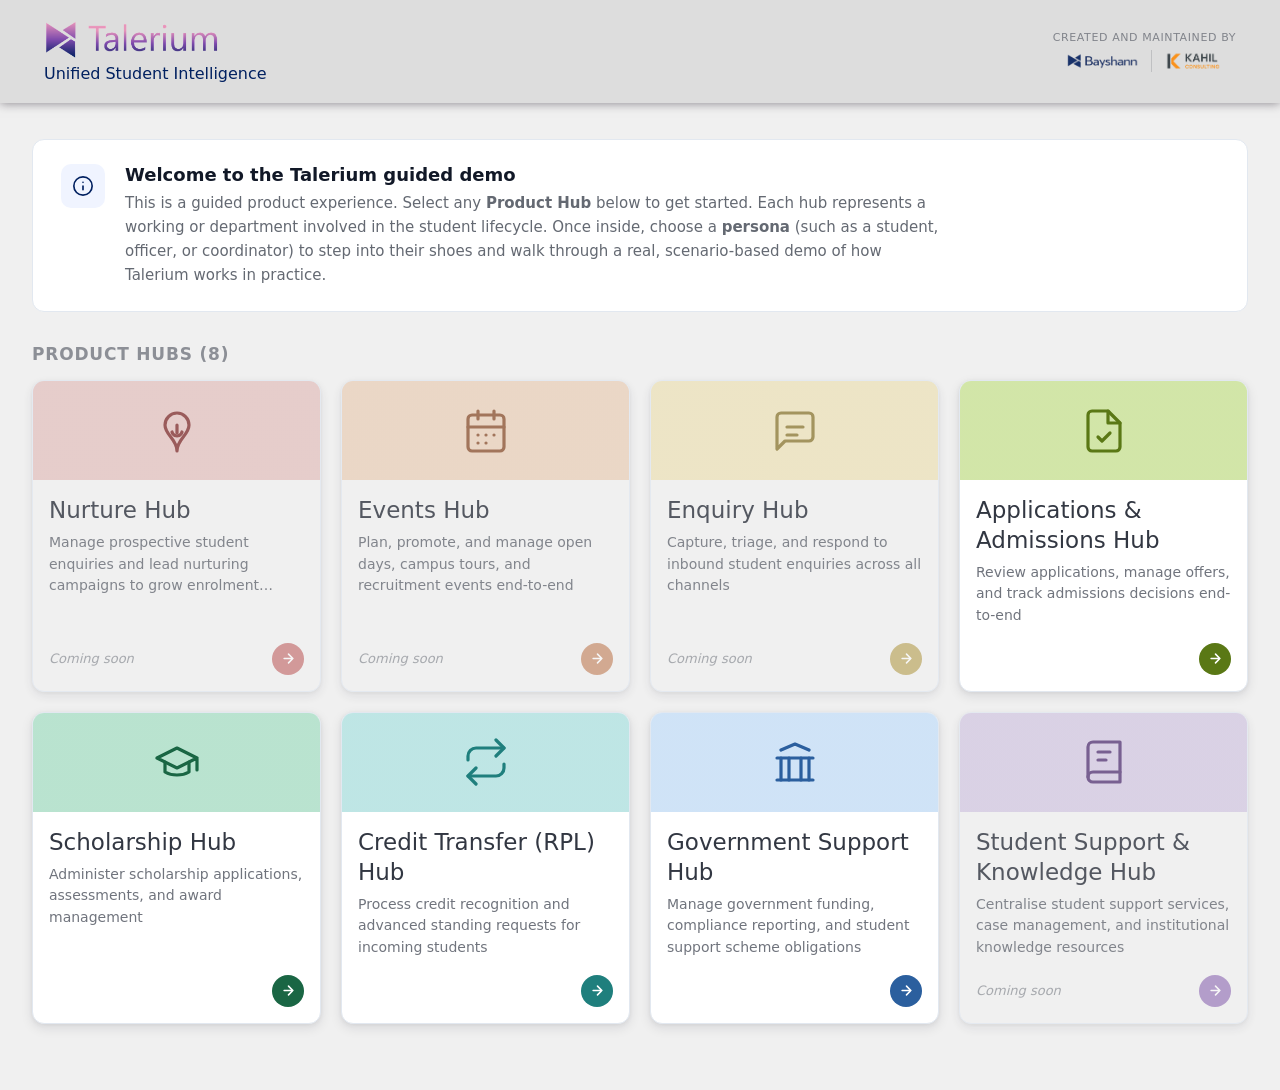
<file: index.html>
<!DOCTYPE html>
<html lang="en">
<head>
<meta charset="UTF-8" />
<meta name="viewport" content="width=device-width, initial-scale=1.0" />
<title>Tarelium - App Hub</title>
<link rel="icon" type="image/svg+xml" href="data:image/svg+xml,%3Csvg xmlns='http://www.w3.org/2000/svg' viewBox='0 0 32 32'%3E%3Crect width='32' height='32' rx='7' fill='%230F295E'/%3E%3Cpath d='M16 7L5 13l11 6 11-6z' fill='%232FA6A4'/%3E%3Cpath d='M9 16.5v5.5c0 1.66 3.13 3 7 3s7-1.34 7-3V16.5' stroke='%232FA6A4' stroke-width='1.8' stroke-linecap='round' fill='none'/%3E%3Cpath d='M27 13v5' stroke='white' stroke-width='1.8' stroke-linecap='round'/%3E%3C/svg%3E">
<style>
  *, *::before, *::after { box-sizing: border-box; margin: 0; padding: 0; }

  body {
    font-family: 'Segoe UI', system-ui, -apple-system, sans-serif;
    background: #F0F0F0;
    color: #111827;
    min-height: 100vh;
  }

  /* ── Header ── */
  .site-header {
    background: #dddddd;
    padding: 0 12px;
    box-shadow: 0px 0px 10px rgba(21, 13, 27, 0.5);
  }

  .header-titles {
    max-width: 1800px;
    margin: 0 auto;
    padding: 20px 32px 20px;
    text-align: left;
    display: flex;
    align-items: center;
  }

  .header-titles img {
    height: 40px;
    width: auto;
    display: block;
  }

  .header-titles p { font-size: 16px; color: #002060; margin-top: 4px; }

  .header-created-by {
    display: flex;
    flex-direction: column;
    align-items: center;
    gap: 6px;
    margin-left: auto;
    flex-shrink: 0;
  }

  .header-created-by span {
    font-size: 11px;
    color: rgba(17,24,39,0.45);
    white-space: nowrap;
    text-transform: uppercase;
    letter-spacing: 0.6px;
  }

  .header-created-by-logos {
    display: flex;
    align-items: center;
    gap: 12px;
  }

  .header-created-by-logos img:first-child {
    padding-right: 12px;
    border-right: 1px solid rgba(17,24,39,0.15);
  }

  .header-created-by img {
    height: 22px;
    width: auto;
    display: block;
  }

  /* ── Main content ── */
  .main {
    max-width: 1800px;
    margin: 36px auto;
    padding: 0 32px 30px;
  }

  .intro-banner {
    background: #fff;
    border: 1px solid #E2E8F0;
    border-radius: 12px;
    padding: 24px 28px;
    margin-bottom: 32px;
    display: flex;
    align-items: flex-start;
    gap: 20px;
  }

  .intro-banner-icon {
    flex-shrink: 0;
    width: 44px;
    height: 44px;
    border-radius: 10px;
    background: #F0F4FF;
    display: flex;
    align-items: center;
    justify-content: center;
  }

  .intro-banner-icon svg {
    width: 22px;
    height: 22px;
    stroke: #002060;
    fill: none;
    stroke-width: 1.8;
    stroke-linecap: round;
    stroke-linejoin: round;
  }

  .intro-banner-text h2 {
    font-size: 18px;
    font-weight: 600;
    color: #111827;
    margin-bottom: 6px;
  }

  .intro-banner-text p {
    font-size: 15px;
    color: rgba(17,24,39,0.65);
    line-height: 1.6;
    max-width: 820px;
  }

  .section-label {
    font-size: 17px;
    font-weight: 600;
    text-transform: uppercase;
    letter-spacing: 0.8px;
    color: rgba(17,24,39,0.45);
    margin-bottom: 16px;
  }

  /* ── Grid ── */
  .hub-grid {
    display: grid;
    grid-template-columns: repeat(4, 1fr);
    gap: 20px;
  }

  /* ── Card ── */
  .hub-card {
    background: #F0F0F0;
    border: 1px solid #E2E8F0;
    border-radius: 12px;
    overflow: hidden;
    cursor: default;
    transition: transform 0.18s ease, box-shadow 0.18s ease, border-color 0.18s ease;
    display: flex;
    flex-direction: column;
    outline: none;
    box-shadow: 0 4px 12px rgba(17,24,39,0.10), 0 1px 4px rgba(17,24,39,0.06);
    min-height: 267px;
  }

  .hub-card--active {
    background: #fff;
    cursor: pointer;
  }

  .hub-card--coming-soon {
    cursor: pointer;
    opacity: 0.82;
  }

  .hub-card--active:hover,
  .hub-card--active:focus,
  .hub-card--coming-soon:hover,
  .hub-card--coming-soon:focus {
    transform: translateY(-3px);
    border-color: var(--card-color, #2FA6A4);
    box-shadow: 0 8px 24px rgba(var(--card-rgb, 47,166,164),0.14), 0 2px 8px rgba(17,24,39,0.08);
  }

  .hub-card--active:focus,
  .hub-card--coming-soon:focus {
    box-shadow: 0 0 0 3px rgba(var(--card-rgb, 47,166,164),0.28), 0 8px 24px rgba(var(--card-rgb, 47,166,164),0.12);
  }

  /* Card header band */
  .card-band {
    height: 99px;
    display: flex;
    align-items: center;
    justify-content: center;
    flex-shrink: 0;
  }

  .hub-card--coming-soon .card-band { filter: grayscale(0.4); }

  .card-band svg {
    width: 48px; height: 48px;
    fill: none;
    stroke: var(--icon-color);
    stroke-width: 1.6;
    stroke-linecap: round;
    stroke-linejoin: round;
  }

  /* Card body */
  .card-body {
    padding: 16px;
    display: flex;
    flex-direction: column;
    flex: 1;
  }

  .card-name { font-size: 23px; font-weight: 450; color: #323742; line-height: 1.3; }
  .card-desc {
    font-size: 14px;
    color: rgba(17,24,39,0.6);
    margin-top: 6px;
    line-height: 1.55;
    display: -webkit-box;
    -webkit-line-clamp: 3;
    -webkit-box-orient: vertical;
    overflow: hidden;
  }

  .card-footer {
    margin-top: auto;
    padding-top: 16px;
    display: flex;
    align-items: center;
    justify-content: space-between;
  }

  .coming-soon-label {
    font-size: 13px;
    color: rgba(17,24,39,0.40);
    font-style: italic;
  }

  .card-arrow {
    width: 32px;
    height: 32px;
    border-radius: 50%;
    background: var(--card-color, #2FA6A4);
    display: flex;
    align-items: center;
    justify-content: center;
    flex-shrink: 0;
    margin-left: auto;
  }

  .hub-card--coming-soon .card-arrow {
    opacity: 0.55;
  }

  .card-arrow svg {
    width: 15px;
    height: 15px;
    stroke: #fff;
    fill: none;
    stroke-width: 2.5;
    stroke-linecap: round;
    stroke-linejoin: round;
  }

  /* ── Responsive ── */
  @media (max-width: 1024px) { .hub-grid { grid-template-columns: repeat(3, 1fr); } }
  @media (max-width: 768px) {
    .hub-grid { grid-template-columns: repeat(2, 1fr); }
    .main { padding: 0 20px 48px; }
  }
  @media (max-width: 480px) {
    .hub-grid { grid-template-columns: 1fr; }
    .site-header { padding: 0 20px; }
  }
</style>
</head>
<body>

<header class="site-header">
  <div class="header-titles">
    <div>
      <a href="index.html"><img src="assets/images/Talerium-logo.png" alt="Talerium" /></a>
      <p>Unified Student Intelligence</p>
    </div>
    <div class="header-created-by">
      <span>Created and Maintained by</span>
      <div class="header-created-by-logos">
        <img src="assets/images/Bayshann-logo.png" alt="Bayshann" />
        <img src="assets/images/KahilConsulting-logo.png" alt="Kahil Consulting" />
      </div>
    </div>
  </div>
</header>

<main class="main">

  <div class="intro-banner">
    <div class="intro-banner-icon">
      <svg viewBox="0 0 24 24"><circle cx="12" cy="12" r="10"/><path d="M12 16v-4M12 8h.01"/></svg>
    </div>
    <div class="intro-banner-text">
      <h2>Welcome to the Talerium guided demo</h2>
      <p>This is a guided product experience. 
        Select any <strong>Product Hub</strong> below to get started. 
        Each hub represents a working or department involved in the student lifecycle. 
        Once inside, choose a <strong>persona</strong> (such as a student, officer, or coordinator) 
        to step into their shoes and walk through a real, scenario-based demo of how Talerium works in practice.</p>
    </div>
  </div>

  <div class="section-label">Product Hubs (8)</div>
  <div class="hub-grid" id="hubGrid"></div>
</main>

<script>
  const HUBS = [
    {
      name: "Nurture Hub",
      slug: "nurture",
      comingSoon: true,
      color: "#B03030",
      pastel: "#F5B8B3",
      desc: "Manage prospective student enquiries and lead nurturing campaigns to grow enrolment pipelines",
      icon: `<svg viewBox="0 0 24 24"><path d="M12 22c0-6-6-8-6-13a6 6 0 0 1 12 0c0 5-6 7-6 13z"/><path d="M12 9v4"/><path d="M9.5 12.5s.5 2 2.5 2 2.5-2 2.5-2"/></svg>`
    },
    {
      name: "Events Hub",
      slug: "events",
      comingSoon: true,
      color: "#B05520",
      pastel: "#F8C8A0",
      desc: "Plan, promote, and manage open days, campus tours, and recruitment events end-to-end",
      icon: `<svg viewBox="0 0 24 24"><rect x="3" y="4" width="18" height="18" rx="2"/><path d="M16 2v4M8 2v4M3 10h18"/><path d="M8 14h.01M12 14h.01M16 14h.01M8 18h.01M12 18h.01"/></svg>`
    },
    {
      name: "Enquiry Hub",
      slug: "enquiry",
      comingSoon: true,
      color: "#A08015",
      pastel: "#F5E095",
      desc: "Capture, triage, and respond to inbound student enquiries across all channels",
      icon: `<svg viewBox="0 0 24 24"><path d="M21 15a2 2 0 0 1-2 2H7l-4 4V5a2 2 0 0 1 2-2h14a2 2 0 0 1 2 2z"/><path d="M8 10h8M8 14h5"/></svg>`
    },
    {
      name: "Applications & Admissions Hub",
      slug: "applications-admissions",
      comingSoon: false,
      color: "#5A7815",
      pastel: "#C8E095",
      desc: "Review applications, manage offers, and track admissions decisions end-to-end",
      icon: `<svg viewBox="0 0 24 24"><path d="M14 2H6a2 2 0 0 0-2 2v16a2 2 0 0 0 2 2h12a2 2 0 0 0 2-2V8z"/><polyline points="14 2 14 8 20 8"/><polyline points="9 15 11 17 15 13"/></svg>`
    },
    {
      name: "Scholarship Hub",
      slug: "scholarship",
      comingSoon: false,
      color: "#1A6644",
      pastel: "#AADDC5",
      desc: "Administer scholarship applications, assessments, and award management",
      icon: `<svg viewBox="0 0 24 24"><path d="M22 10v6M2 10l10-5 10 5-10 5z"/><path d="M6 12v5c3.33 2 8.67 2 12 0v-5"/></svg>`
    },
    {
      name: "Credit Transfer (RPL) Hub",
      slug: "credit-transfer",
      comingSoon: false,
      color: "#1F7F7D",
      pastel: "#B0E0DF",
      desc: "Process credit recognition and advanced standing requests for incoming students",
      icon: `<svg viewBox="0 0 24 24"><path d="M17 1l4 4-4 4"/><path d="M3 11V9a4 4 0 0 1 4-4h14"/><path d="M7 23l-4-4 4-4"/><path d="M21 13v2a4 4 0 0 1-4 4H3"/></svg>`
    },
    {
      name: "Government Support Hub",
      slug: "government-support",
      comingSoon: false,
      color: "#2B5F9E",
      pastel: "#C5DDF5",
      desc: "Manage government funding, compliance reporting, and student support scheme obligations",
      icon: `<svg viewBox="0 0 24 24"><path d="M3 21h18M3 10h18M5 6l7-3 7 3"/><path d="M5 10v11M19 10v11M9 10v11M15 10v11"/></svg>`
    },
    {
      name: "Student Support & Knowledge Hub",
      slug: "student-support",
      comingSoon: true,
      color: "#6B3A9E",
      pastel: "#D5C0F0",
      desc: "Centralise student support services, case management, and institutional knowledge resources",
      icon: `<svg viewBox="0 0 24 24"><path d="M4 19.5A2.5 2.5 0 0 1 6.5 17H20"/><path d="M6.5 2H20v20H6.5A2.5 2.5 0 0 1 4 19.5v-15A2.5 2.5 0 0 1 6.5 2z"/><path d="M9 7h6M9 11h4"/></svg>`
    },
  ];

  function hexToRgb(hex) {
    const r = parseInt(hex.slice(1,3), 16);
    const g = parseInt(hex.slice(3,5), 16);
    const b = parseInt(hex.slice(5,7), 16);
    return `${r},${g},${b}`;
  }

  function esc(s) {
    return String(s).replace(/&/g,'&amp;').replace(/</g,'&lt;').replace(/>/g,'&gt;').replace(/"/g,'&quot;');
  }

  function makeCard(hub) {
    const card = document.createElement('div');
    const cls = hub.comingSoon ? 'hub-card hub-card--coming-soon' : 'hub-card hub-card--active';
    card.className = cls;
    card.style.setProperty('--card-color', hub.color);
    card.style.setProperty('--card-rgb', hexToRgb(hub.color));
    card.setAttribute('tabindex', '0');
    card.setAttribute('role', 'button');
    card.setAttribute('aria-label', esc(hub.name));

    const bandBg = `background: linear-gradient(rgba(${hexToRgb(hub.pastel)},0.82), rgba(${hexToRgb(hub.pastel)},0.82)), url('https://images.unsplash.com/photo-1519452575417-564c1401ecc0?q=80&w=1200&auto=format&fit=crop') center/cover`;

    card.innerHTML = `
      <div class="card-band" style="${bandBg}; --icon-color:${esc(hub.color)}">
        ${hub.icon}
      </div>
      <div class="card-body">
        <div class="card-name">${esc(hub.name)}</div>
        <div class="card-desc">${esc(hub.desc)}</div>
        <div class="card-footer">
          ${hub.comingSoon ? '<span class="coming-soon-label">Coming soon</span>' : '<span></span>'}
          <div class="card-arrow">
            <svg viewBox="0 0 24 24"><path d="M5 12h14M12 5l7 7-7 7"/></svg>
          </div>
        </div>
      </div>
    `;

    const url = `hubs/${hub.slug}/`;
    card.addEventListener('click', () => { window.location.href = url; });
    card.addEventListener('keydown', e => {
      if (e.key === 'Enter' || e.key === ' ') { e.preventDefault(); window.location.href = url; }
    });

    return card;
  }

  const grid = document.getElementById('hubGrid');
  HUBS.forEach(h => grid.appendChild(makeCard(h)));
</script>

</body>
</html>
</file>
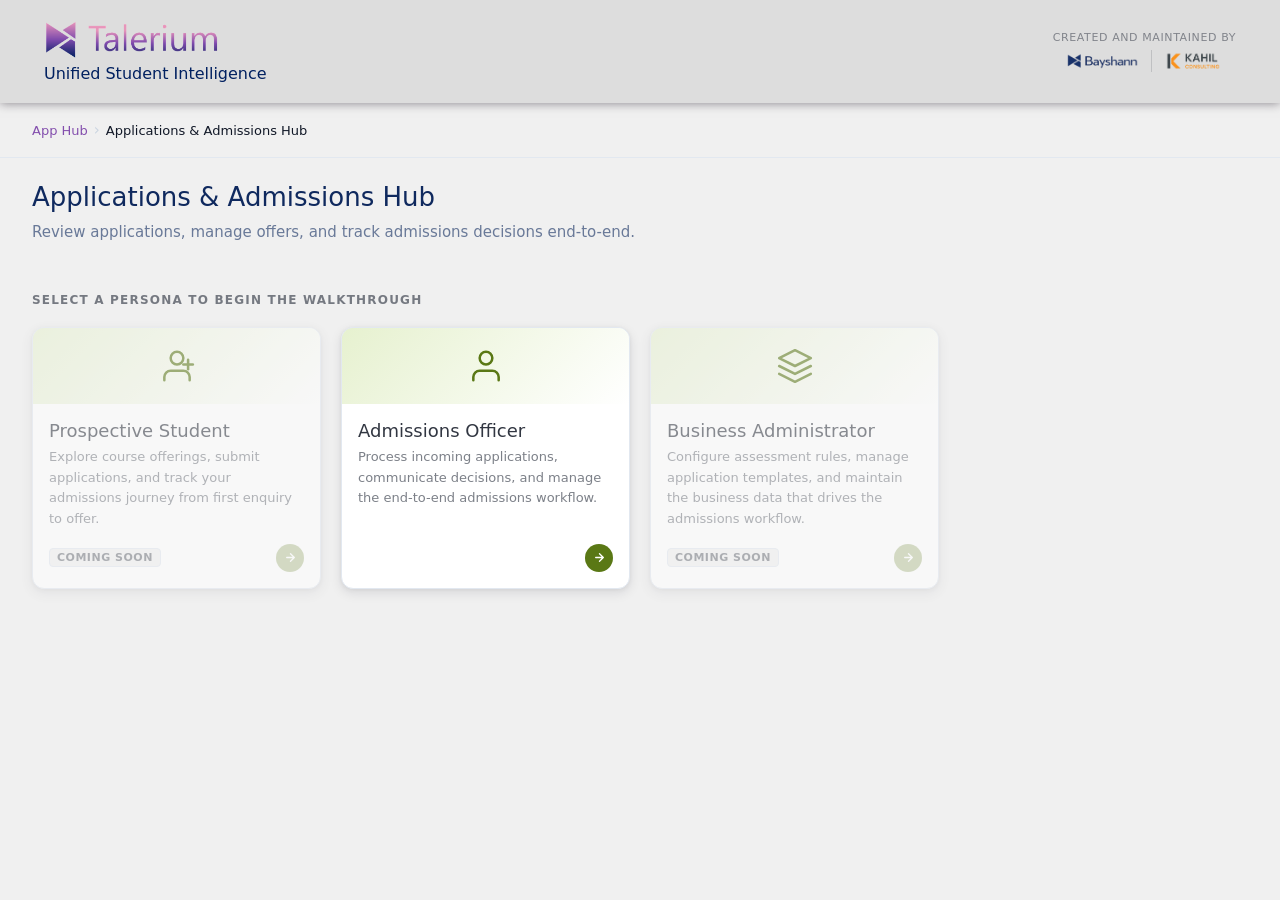
<file: hubs/applications-admissions/index.html>
<!DOCTYPE html>
<html lang="en">
<head>
  <meta charset="UTF-8" />
  <meta name="viewport" content="width=device-width, initial-scale=1.0" />
  <title>Applications &amp; Admissions Hub — Tarelium</title>
  <link rel="stylesheet" href="../../assets/css/shared.css" />
</head>
<body>
  <div id="site-header"></div>
  <div id="breadcrumb"></div>

  <main class="page-main">
    <div class="hub-hero" id="hubHero"></div>
    <div class="section-label">Select a Persona to begin the walkthrough</div>
    <div class="persona-grid" id="personaGrid"></div>
  </main>

  <script src="../../assets/js/shared.js"></script>
  <script>
    const HUB = {
      name: "Applications & Admissions Hub",
      slug: "applications-admissions",
      color: "#5A7815",
      pastel: "#C8E095",
      desc: "Review applications, manage offers, and track admissions decisions end-to-end.",
      comingSoon: false,
      personas: [
        {
          name: "Prospective Student",
          slug: "prospective-student",
          desc: "Explore course offerings, submit applications, and track your admissions journey from first enquiry to offer.",
          tbd: true,
          icon: `<svg viewBox="0 0 24 24"><path d="M20 21v-2a4 4 0 0 0-4-4H8a4 4 0 0 0-4 4v2"/><circle cx="12" cy="7" r="4"/><line x1="19" y1="8" x2="19" y2="14"/><line x1="22" y1="11" x2="16" y2="11"/></svg>`
        },
        {
          name: "Admissions Officer",
          slug: "admissions-officer",
          desc: "Process incoming applications, communicate decisions, and manage the end-to-end admissions workflow.",
          tbd: false,
          icon: `<svg viewBox="0 0 24 24"><path d="M20 21v-2a4 4 0 0 0-4-4H8a4 4 0 0 0-4 4v2"/><circle cx="12" cy="7" r="4"/></svg>`
        },
        {
          name: "Business Administrator",
          slug: "department-coordinator",
          desc: "Configure assessment rules, manage application templates, and maintain the business data that drives the admissions workflow.",
          tbd: true,
          icon: `<svg viewBox="0 0 24 24"><path d="M12 2L2 7l10 5 10-5-10-5z"/><path d="M2 17l10 5 10-5"/><path d="M2 12l10 5 10-5"/></svg>`
        }
      ]
    };

    document.documentElement.style.setProperty('--hub-color', HUB.color);
    renderHeader({ backHref: '../../index.html', backLabel: 'App Hub' });
    renderBreadcrumb([
      { label: 'App Hub', href: '../../index.html' },
      { label: HUB.name }
    ]);

    document.getElementById('hubHero').style.setProperty('--hub-color', HUB.color);
    document.getElementById('hubHero').innerHTML = `
      <div class="hub-hero-badge">${esc(HUB.name)}</div>
      <h2>${esc(HUB.name)}</h2>
      <p>${esc(HUB.desc)}</p>`;

    renderPersonaGrid(HUB);
  </script>
</body>
</html>
</file>
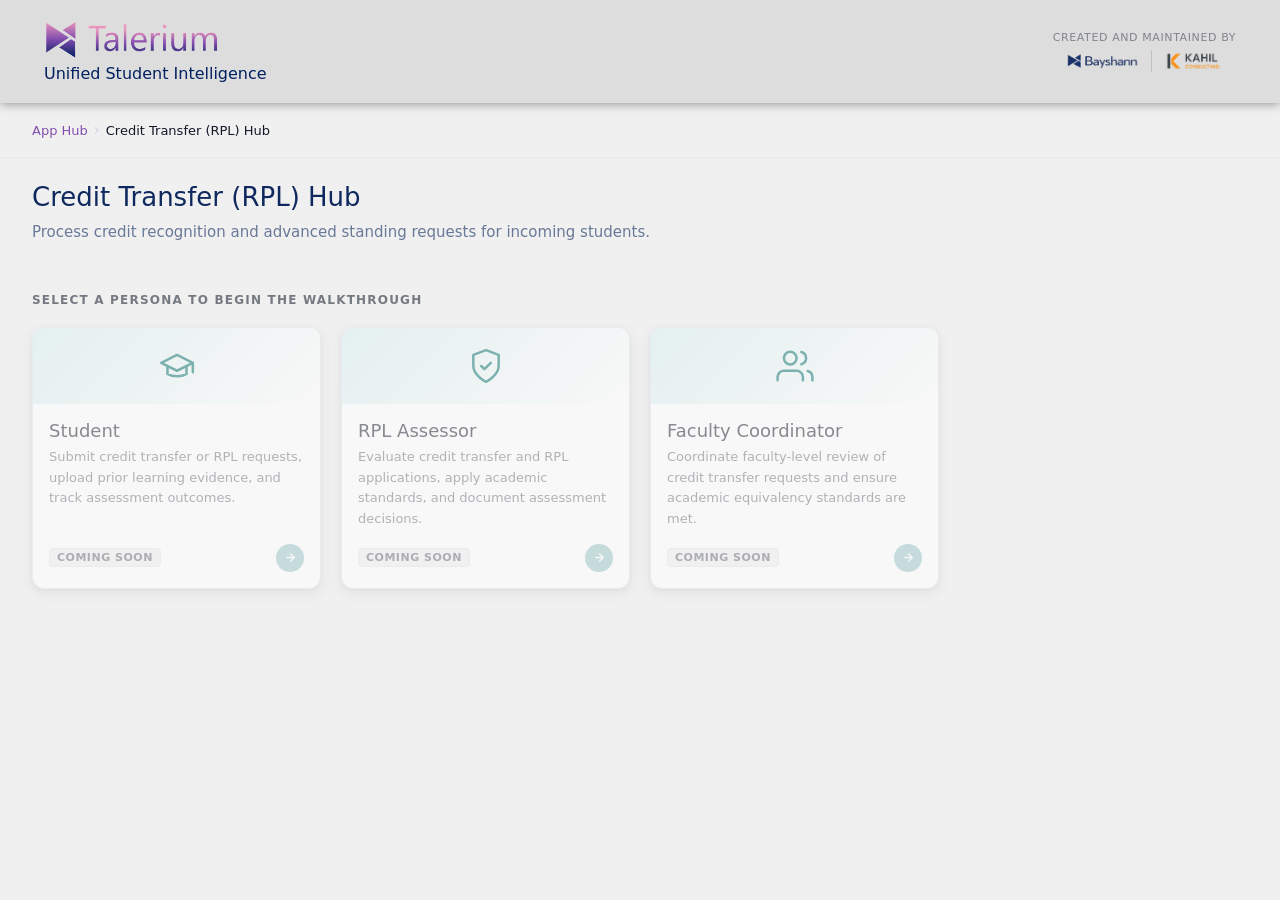
<file: hubs/credit-transfer/index.html>
<!DOCTYPE html>
<html lang="en">
<head>
  <meta charset="UTF-8" />
  <meta name="viewport" content="width=device-width, initial-scale=1.0" />
  <title>Credit Transfer (RPL) Hub — Tarelium</title>
  <link rel="stylesheet" href="../../assets/css/shared.css" />
</head>
<body>
  <div id="site-header"></div>
  <div id="breadcrumb"></div>

  <main class="page-main">
    <div class="hub-hero" id="hubHero"></div>
    <div class="section-label">Select a Persona to begin the walkthrough</div>
    <div class="persona-grid" id="personaGrid"></div>
  </main>

  <script src="../../assets/js/shared.js"></script>
  <script>
    const HUB = {
      name: "Credit Transfer (RPL) Hub",
      slug: "credit-transfer",
      color: "#1F7F7D",
      pastel: "#B0E0DF",
      desc: "Process credit recognition and advanced standing requests for incoming students.",
      comingSoon: false,
      personas: [
        {
          name: "Student",
          slug: "student",
          desc: "Submit credit transfer or RPL requests, upload prior learning evidence, and track assessment outcomes.",
          tbd: true,
          icon: `<svg viewBox="0 0 24 24"><path d="M22 10v6M2 10l10-5 10 5-10 5z"/><path d="M6 12v5c3.33 2 8.67 2 12 0v-5"/></svg>`
        },
        {
          name: "RPL Assessor",
          slug: "rpl-assessor",
          desc: "Evaluate credit transfer and RPL applications, apply academic standards, and document assessment decisions.",
          tbd: true,
          icon: `<svg viewBox="0 0 24 24"><path d="M12 22s8-4 8-10V5l-8-3-8 3v7c0 6 8 10 8 10z"/><polyline points="9 12 11 14 15 10"/></svg>`
        },
        {
          name: "Faculty Coordinator",
          slug: "faculty-coordinator",
          desc: "Coordinate faculty-level review of credit transfer requests and ensure academic equivalency standards are met.",
          tbd: true,
          icon: `<svg viewBox="0 0 24 24"><path d="M17 21v-2a4 4 0 0 0-4-4H5a4 4 0 0 0-4 4v2"/><circle cx="9" cy="7" r="4"/><path d="M23 21v-2a4 4 0 0 0-3-3.87M16 3.13a4 4 0 0 1 0 7.75"/></svg>`
        }
      ]
    };

    document.documentElement.style.setProperty('--hub-color', HUB.color);
    renderHeader({ backHref: '../../index.html', backLabel: 'App Hub' });
    renderBreadcrumb([
      { label: 'App Hub', href: '../../index.html' },
      { label: HUB.name }
    ]);

    document.getElementById('hubHero').style.setProperty('--hub-color', HUB.color);
    document.getElementById('hubHero').innerHTML = `
      <div class="hub-hero-badge">${esc(HUB.name)}</div>
      <h2>${esc(HUB.name)}</h2>
      <p>${esc(HUB.desc)}</p>`;

    renderPersonaGrid(HUB);
  </script>
</body>
</html>
</file>
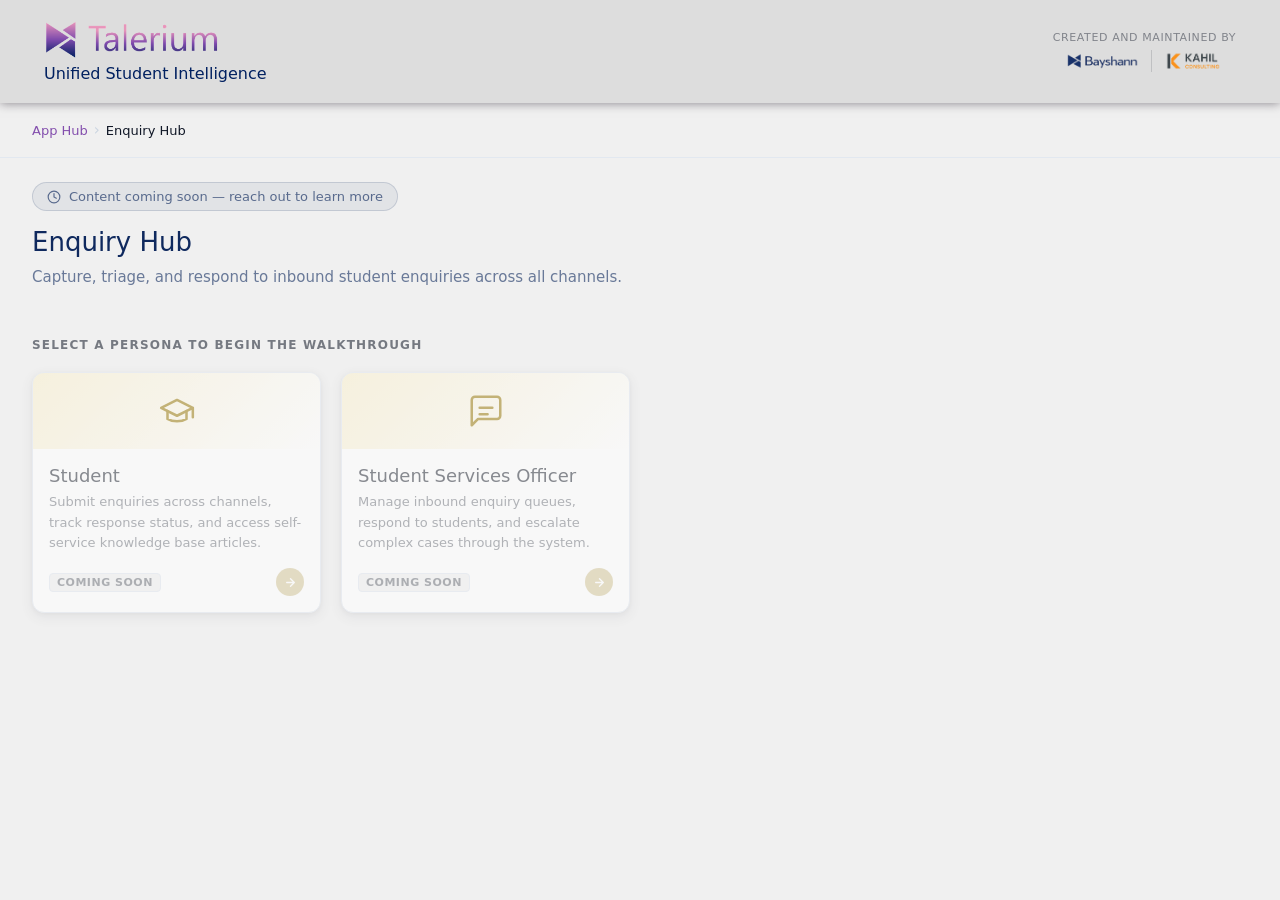
<file: hubs/enquiry/index.html>
<!DOCTYPE html>
<html lang="en">
<head>
  <meta charset="UTF-8" />
  <meta name="viewport" content="width=device-width, initial-scale=1.0" />
  <title>Enquiry Hub — Tarelium</title>
  <link rel="stylesheet" href="../../assets/css/shared.css" />
</head>
<body>
  <div id="site-header"></div>
  <div id="breadcrumb"></div>

  <main class="page-main">
    <div class="hub-hero" id="hubHero"></div>
    <div class="section-label">Select a Persona to begin the walkthrough</div>
    <div class="persona-grid" id="personaGrid"></div>
  </main>

  <script src="../../assets/js/shared.js"></script>
  <script>
    const HUB = {
      name: "Enquiry Hub",
      slug: "enquiry",
      color: "#A08015",
      pastel: "#F5E095",
      desc: "Capture, triage, and respond to inbound student enquiries across all channels.",
      comingSoon: true,
      personas: [
        {
          name: "Student",
          slug: "student",
          desc: "Submit enquiries across channels, track response status, and access self-service knowledge base articles.",
          tbd: true,
          icon: `<svg viewBox="0 0 24 24"><path d="M22 10v6M2 10l10-5 10 5-10 5z"/><path d="M6 12v5c3.33 2 8.67 2 12 0v-5"/></svg>`
        },
        {
          name: "Student Services Officer",
          slug: "student-services-officer",
          desc: "Manage inbound enquiry queues, respond to students, and escalate complex cases through the system.",
          tbd: true,
          icon: `<svg viewBox="0 0 24 24"><path d="M21 15a2 2 0 0 1-2 2H7l-4 4V5a2 2 0 0 1 2-2h14a2 2 0 0 1 2 2z"/><path d="M8 10h8M8 14h5"/></svg>`
        }
      ]
    };

    document.documentElement.style.setProperty('--hub-color', HUB.color);
    renderHeader({ backHref: '../../index.html', backLabel: 'App Hub' });
    renderBreadcrumb([
      { label: 'App Hub', href: '../../index.html' },
      { label: HUB.name }
    ]);

    document.getElementById('hubHero').style.setProperty('--hub-color', HUB.color);
    document.getElementById('hubHero').innerHTML = `
      <div class="hub-hero-badge">${esc(HUB.name)}</div>
      <div class="coming-soon-notice">
        <svg viewBox="0 0 24 24"><circle cx="12" cy="12" r="10"/><polyline points="12 6 12 12 16 14"/></svg>
        Content coming soon — reach out to learn more
      </div>
      <h2>${esc(HUB.name)}</h2>
      <p>${esc(HUB.desc)}</p>`;

    renderPersonaGrid(HUB);
  </script>
</body>
</html>
</file>
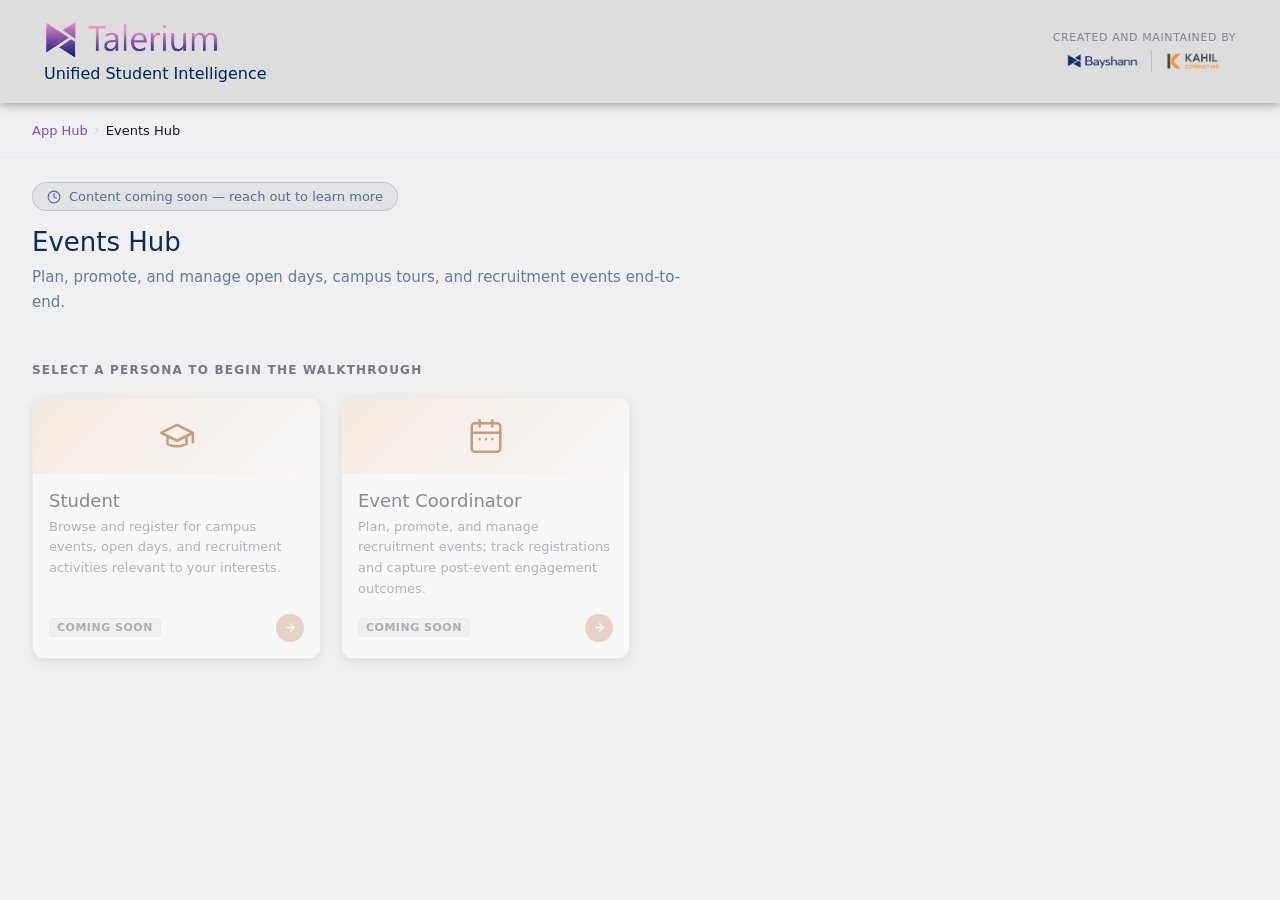
<file: hubs/events/index.html>
<!DOCTYPE html>
<html lang="en">
<head>
  <meta charset="UTF-8" />
  <meta name="viewport" content="width=device-width, initial-scale=1.0" />
  <title>Events Hub — Tarelium</title>
  <link rel="stylesheet" href="../../assets/css/shared.css" />
</head>
<body>
  <div id="site-header"></div>
  <div id="breadcrumb"></div>

  <main class="page-main">
    <div class="hub-hero" id="hubHero"></div>
    <div class="section-label">Select a Persona to begin the walkthrough</div>
    <div class="persona-grid" id="personaGrid"></div>
  </main>

  <script src="../../assets/js/shared.js"></script>
  <script>
    const HUB = {
      name: "Events Hub",
      slug: "events",
      color: "#B05520",
      pastel: "#F8C8A0",
      desc: "Plan, promote, and manage open days, campus tours, and recruitment events end-to-end.",
      comingSoon: true,
      personas: [
        {
          name: "Student",
          slug: "student",
          desc: "Browse and register for campus events, open days, and recruitment activities relevant to your interests.",
          tbd: true,
          icon: `<svg viewBox="0 0 24 24"><path d="M22 10v6M2 10l10-5 10 5-10 5z"/><path d="M6 12v5c3.33 2 8.67 2 12 0v-5"/></svg>`
        },
        {
          name: "Event Coordinator",
          slug: "event-coordinator",
          desc: "Plan, promote, and manage recruitment events; track registrations and capture post-event engagement outcomes.",
          tbd: true,
          icon: `<svg viewBox="0 0 24 24"><rect x="3" y="4" width="18" height="18" rx="2"/><path d="M16 2v4M8 2v4M3 10h18"/><path d="M8 14h.01M12 14h.01M16 14h.01"/></svg>`
        }
      ]
    };

    document.documentElement.style.setProperty('--hub-color', HUB.color);
    renderHeader({ backHref: '../../index.html', backLabel: 'App Hub' });
    renderBreadcrumb([
      { label: 'App Hub', href: '../../index.html' },
      { label: HUB.name }
    ]);

    document.getElementById('hubHero').style.setProperty('--hub-color', HUB.color);
    document.getElementById('hubHero').innerHTML = `
      <div class="hub-hero-badge">${esc(HUB.name)}</div>
      <div class="coming-soon-notice">
        <svg viewBox="0 0 24 24"><circle cx="12" cy="12" r="10"/><polyline points="12 6 12 12 16 14"/></svg>
        Content coming soon — reach out to learn more
      </div>
      <h2>${esc(HUB.name)}</h2>
      <p>${esc(HUB.desc)}</p>`;

    renderPersonaGrid(HUB);
  </script>
</body>
</html>
</file>
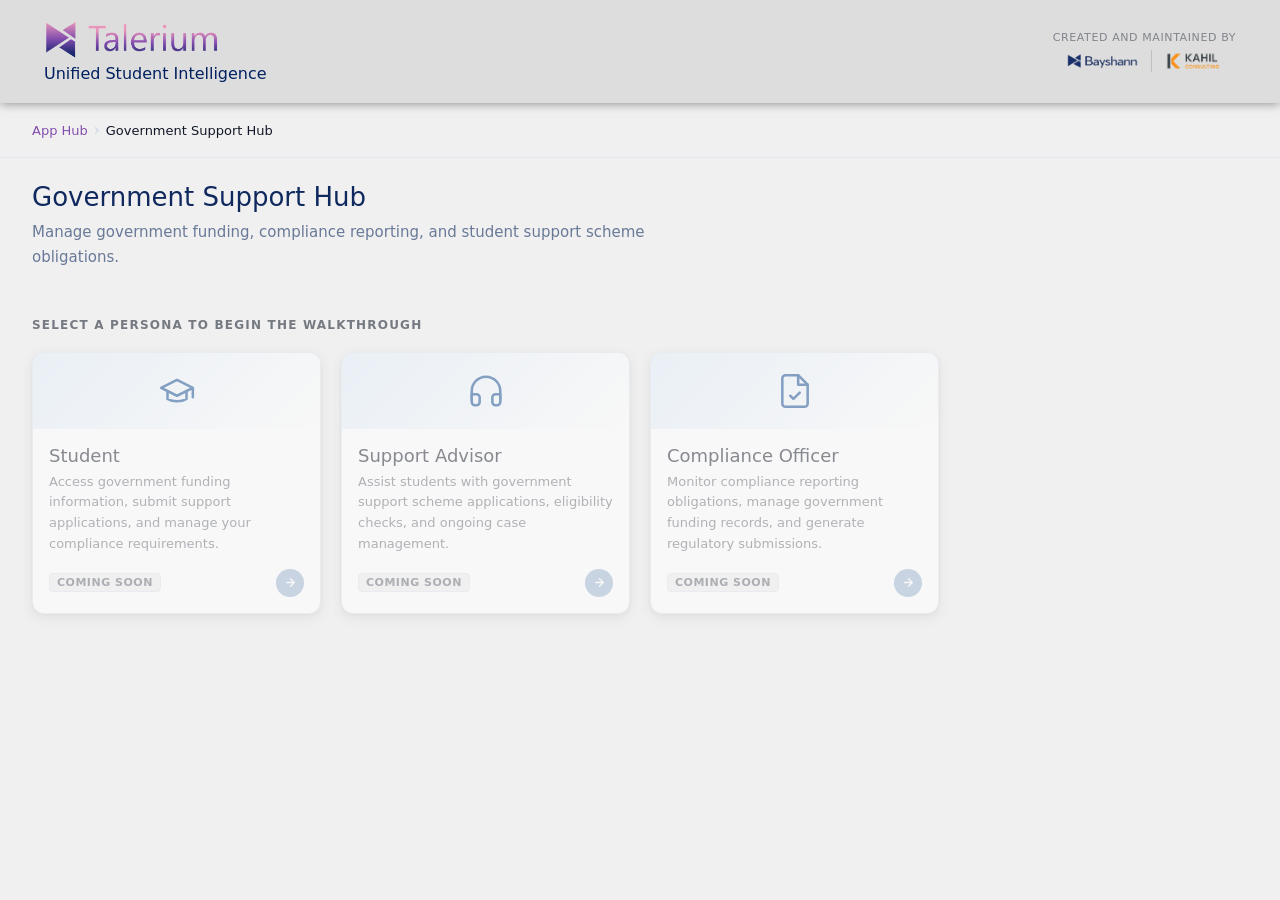
<file: hubs/government-support/index.html>
<!DOCTYPE html>
<html lang="en">
<head>
  <meta charset="UTF-8" />
  <meta name="viewport" content="width=device-width, initial-scale=1.0" />
  <title>Government Support Hub — Tarelium</title>
  <link rel="stylesheet" href="../../assets/css/shared.css" />
</head>
<body>
  <div id="site-header"></div>
  <div id="breadcrumb"></div>

  <main class="page-main">
    <div class="hub-hero" id="hubHero"></div>
    <div class="section-label">Select a Persona to begin the walkthrough</div>
    <div class="persona-grid" id="personaGrid"></div>
  </main>

  <script src="../../assets/js/shared.js"></script>
  <script>
    const HUB = {
      name: "Government Support Hub",
      slug: "government-support",
      color: "#2B5F9E",
      pastel: "#C5DDF5",
      desc: "Manage government funding, compliance reporting, and student support scheme obligations.",
      comingSoon: false,
      personas: [
        {
          name: "Student",
          slug: "student",
          desc: "Access government funding information, submit support applications, and manage your compliance requirements.",
          tbd: true,
          icon: `<svg viewBox="0 0 24 24"><path d="M22 10v6M2 10l10-5 10 5-10 5z"/><path d="M6 12v5c3.33 2 8.67 2 12 0v-5"/></svg>`
        },
        {
          name: "Support Advisor",
          slug: "support-advisor",
          desc: "Assist students with government support scheme applications, eligibility checks, and ongoing case management.",
          tbd: true,
          icon: `<svg viewBox="0 0 24 24"><path d="M3 18v-6a9 9 0 0 1 18 0v6"/><path d="M21 19a2 2 0 0 1-2 2h-1a2 2 0 0 1-2-2v-3a2 2 0 0 1 2-2h3z"/><path d="M3 19a2 2 0 0 0 2 2h1a2 2 0 0 0 2-2v-3a2 2 0 0 0-2-2H3z"/></svg>`
        },
        {
          name: "Compliance Officer",
          slug: "compliance-officer",
          desc: "Monitor compliance reporting obligations, manage government funding records, and generate regulatory submissions.",
          tbd: true,
          icon: `<svg viewBox="0 0 24 24"><path d="M14 2H6a2 2 0 0 0-2 2v16a2 2 0 0 0 2 2h12a2 2 0 0 0 2-2V8z"/><polyline points="14 2 14 8 20 8"/><polyline points="9 15 11 17 15 13"/></svg>`
        }
      ]
    };

    document.documentElement.style.setProperty('--hub-color', HUB.color);
    renderHeader({ backHref: '../../index.html', backLabel: 'App Hub' });
    renderBreadcrumb([
      { label: 'App Hub', href: '../../index.html' },
      { label: HUB.name }
    ]);

    document.getElementById('hubHero').style.setProperty('--hub-color', HUB.color);
    document.getElementById('hubHero').innerHTML = `
      <div class="hub-hero-badge">${esc(HUB.name)}</div>
      <h2>${esc(HUB.name)}</h2>
      <p>${esc(HUB.desc)}</p>`;

    renderPersonaGrid(HUB);
  </script>
</body>
</html>
</file>
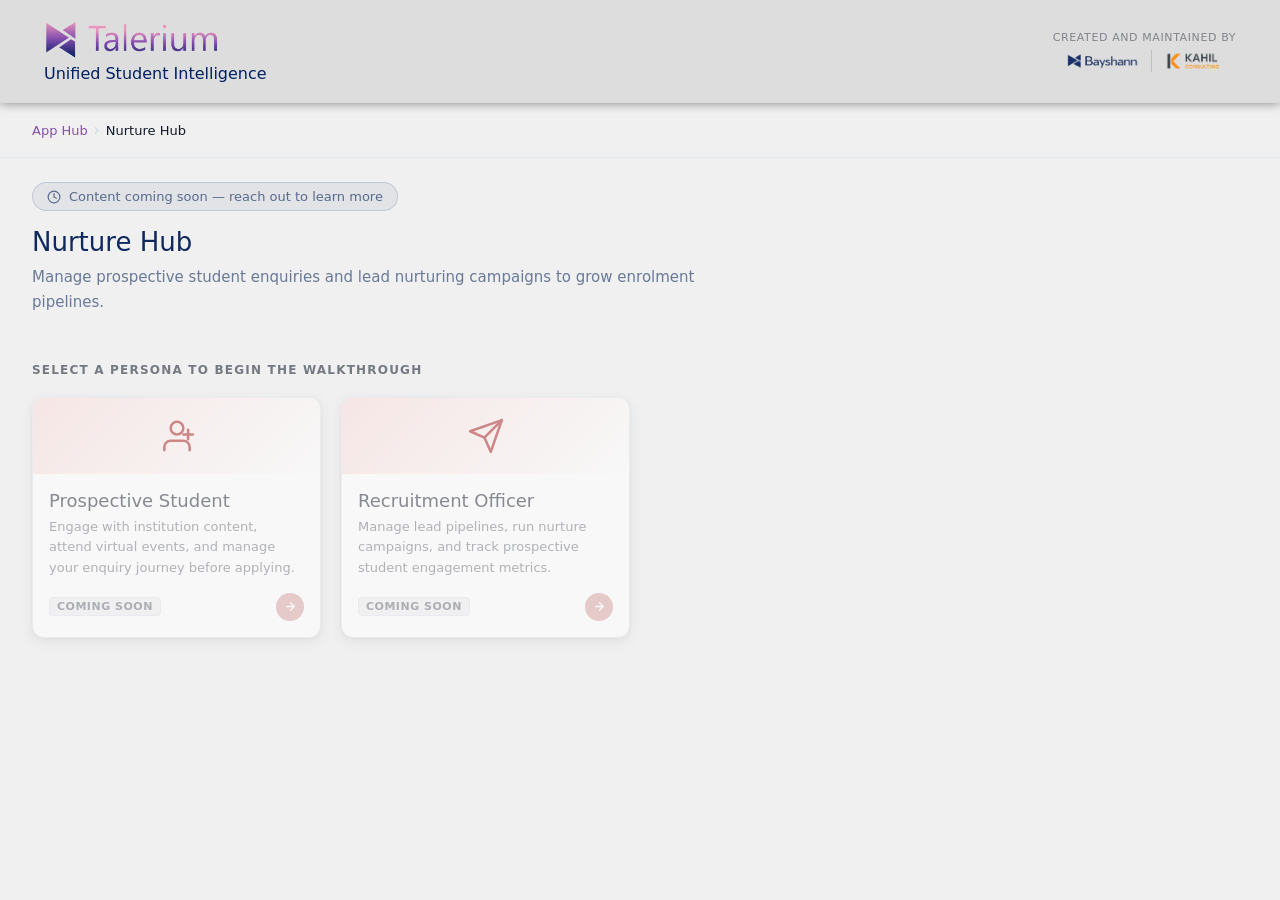
<file: hubs/nurture/index.html>
<!DOCTYPE html>
<html lang="en">
<head>
  <meta charset="UTF-8" />
  <meta name="viewport" content="width=device-width, initial-scale=1.0" />
  <title>Nurture Hub — Tarelium</title>
  <link rel="stylesheet" href="../../assets/css/shared.css" />
</head>
<body>
  <div id="site-header"></div>
  <div id="breadcrumb"></div>

  <main class="page-main">
    <div class="hub-hero" id="hubHero"></div>
    <div class="section-label">Select a Persona to begin the walkthrough</div>
    <div class="persona-grid" id="personaGrid"></div>
  </main>

  <script src="../../assets/js/shared.js"></script>
  <script>
    const HUB = {
      name: "Nurture Hub",
      slug: "nurture",
      color: "#B03030",
      pastel: "#F5B8B3",
      desc: "Manage prospective student enquiries and lead nurturing campaigns to grow enrolment pipelines.",
      comingSoon: true,
      personas: [
        {
          name: "Prospective Student",
          slug: "prospective-student",
          desc: "Engage with institution content, attend virtual events, and manage your enquiry journey before applying.",
          tbd: true,
          icon: `<svg viewBox="0 0 24 24"><path d="M20 21v-2a4 4 0 0 0-4-4H8a4 4 0 0 0-4 4v2"/><circle cx="12" cy="7" r="4"/><line x1="19" y1="8" x2="19" y2="14"/><line x1="22" y1="11" x2="16" y2="11"/></svg>`
        },
        {
          name: "Recruitment Officer",
          slug: "recruitment-officer",
          desc: "Manage lead pipelines, run nurture campaigns, and track prospective student engagement metrics.",
          tbd: true,
          icon: `<svg viewBox="0 0 24 24"><line x1="22" y1="2" x2="11" y2="13"/><polygon points="22 2 15 22 11 13 2 9 22 2"/></svg>`
        }
      ]
    };

    document.documentElement.style.setProperty('--hub-color', HUB.color);
    renderHeader({ backHref: '../../index.html', backLabel: 'App Hub' });
    renderBreadcrumb([
      { label: 'App Hub', href: '../../index.html' },
      { label: HUB.name }
    ]);

    document.getElementById('hubHero').style.setProperty('--hub-color', HUB.color);
    document.getElementById('hubHero').innerHTML = `
      <div class="hub-hero-badge">${esc(HUB.name)}</div>
      <div class="coming-soon-notice">
        <svg viewBox="0 0 24 24"><circle cx="12" cy="12" r="10"/><polyline points="12 6 12 12 16 14"/></svg>
        Content coming soon — reach out to learn more
      </div>
      <h2>${esc(HUB.name)}</h2>
      <p>${esc(HUB.desc)}</p>`;

    renderPersonaGrid(HUB);
  </script>
</body>
</html>
</file>
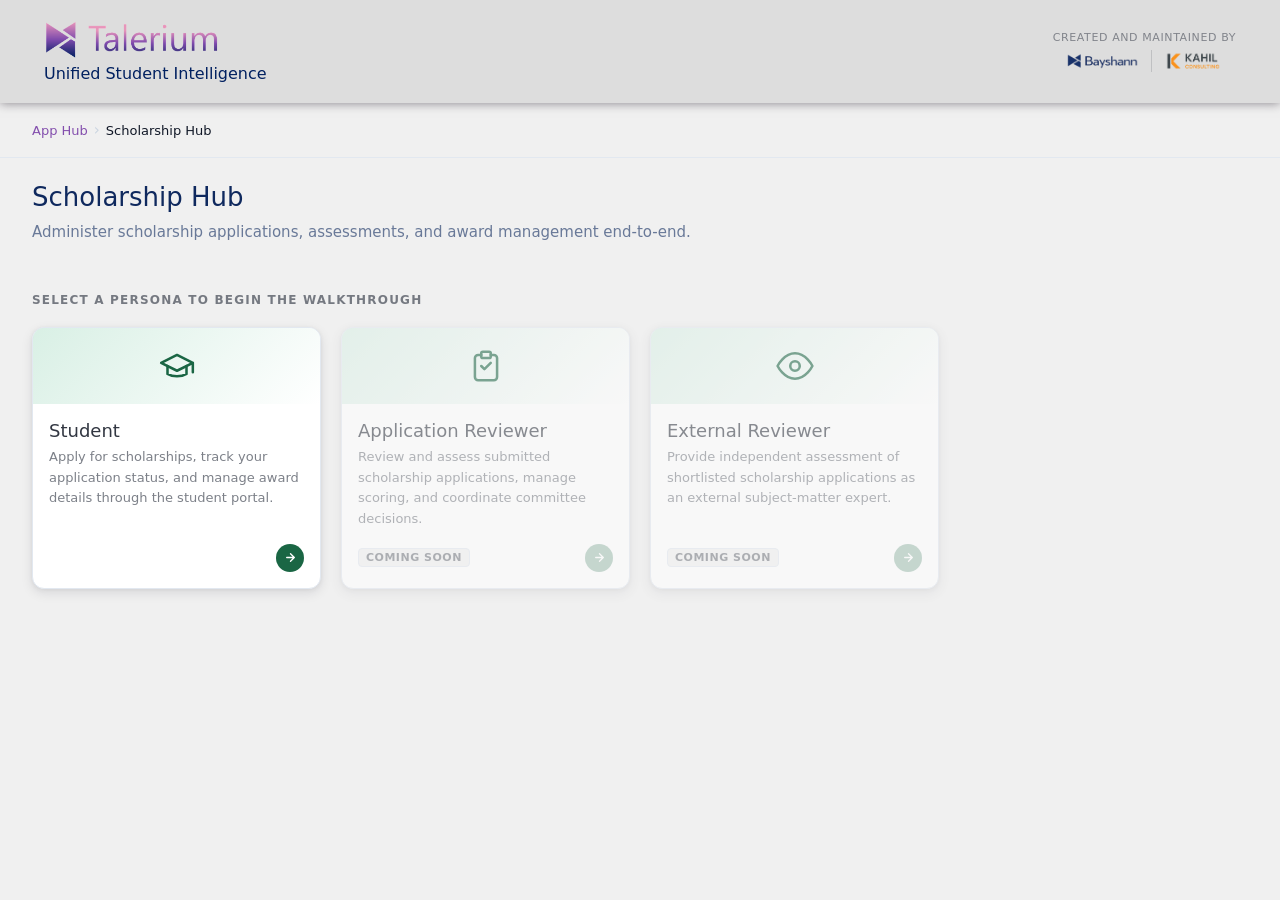
<file: hubs/scholarship/index.html>
<!DOCTYPE html>
<html lang="en">
<head>
  <meta charset="UTF-8" />
  <meta name="viewport" content="width=device-width, initial-scale=1.0" />
  <title>Scholarship Hub — Tarelium</title>
  <link rel="stylesheet" href="../../assets/css/shared.css" />
</head>
<body>
  <div id="site-header"></div>
  <div id="breadcrumb"></div>

  <main class="page-main">
    <div class="hub-hero" id="hubHero"></div>
    <div class="section-label">Select a Persona to begin the walkthrough</div>
    <div class="persona-grid" id="personaGrid"></div>
  </main>

  <script src="../../assets/js/shared.js"></script>
  <script>
    const HUB = {
      name: "Scholarship Hub",
      slug: "scholarship",
      color: "#1A6644",
      pastel: "#AADDC5",
      desc: "Administer scholarship applications, assessments, and award management end-to-end.",
      comingSoon: false,
      personas: [
        {
          name: "Student",
          slug: "student",
          desc: "Apply for scholarships, track your application status, and manage award details through the student portal.",
          tbd: false,
          icon: `<svg viewBox="0 0 24 24"><path d="M22 10v6M2 10l10-5 10 5-10 5z"/><path d="M6 12v5c3.33 2 8.67 2 12 0v-5"/></svg>`
        },
        {
          name: "Application Reviewer",
          slug: "application-reviewer",
          desc: "Review and assess submitted scholarship applications, manage scoring, and coordinate committee decisions.",
          tbd: true,
          icon: `<svg viewBox="0 0 24 24"><path d="M9 5H7a2 2 0 0 0-2 2v12a2 2 0 0 0 2 2h10a2 2 0 0 0 2-2V7a2 2 0 0 0-2-2h-2"/><rect x="9" y="3" width="6" height="4" rx="1"/><polyline points="9 12 11 14 15 10"/></svg>`
        },
        {
          name: "External Reviewer",
          slug: "external-reviewer",
          desc: "Provide independent assessment of shortlisted scholarship applications as an external subject-matter expert.",
          tbd: true,
          icon: `<svg viewBox="0 0 24 24"><path d="M1 12s4-8 11-8 11 8 11 8-4 8-11 8-11-8-11-8z"/><circle cx="12" cy="12" r="3"/></svg>`
        }
      ]
    };

    document.documentElement.style.setProperty('--hub-color', HUB.color);

    renderHeader({ backHref: '../../index.html', backLabel: 'App Hub' });
    renderBreadcrumb([
      { label: 'App Hub', href: '../../index.html' },
      { label: HUB.name }
    ]);

    document.getElementById('hubHero').style.setProperty('--hub-color', HUB.color);
    document.getElementById('hubHero').innerHTML = `
      <div class="hub-hero-badge">${esc(HUB.name)}</div>
      <h2>${esc(HUB.name)}</h2>
      <p>${esc(HUB.desc)}</p>`;

    renderPersonaGrid(HUB);
  </script>
</body>
</html>
</file>
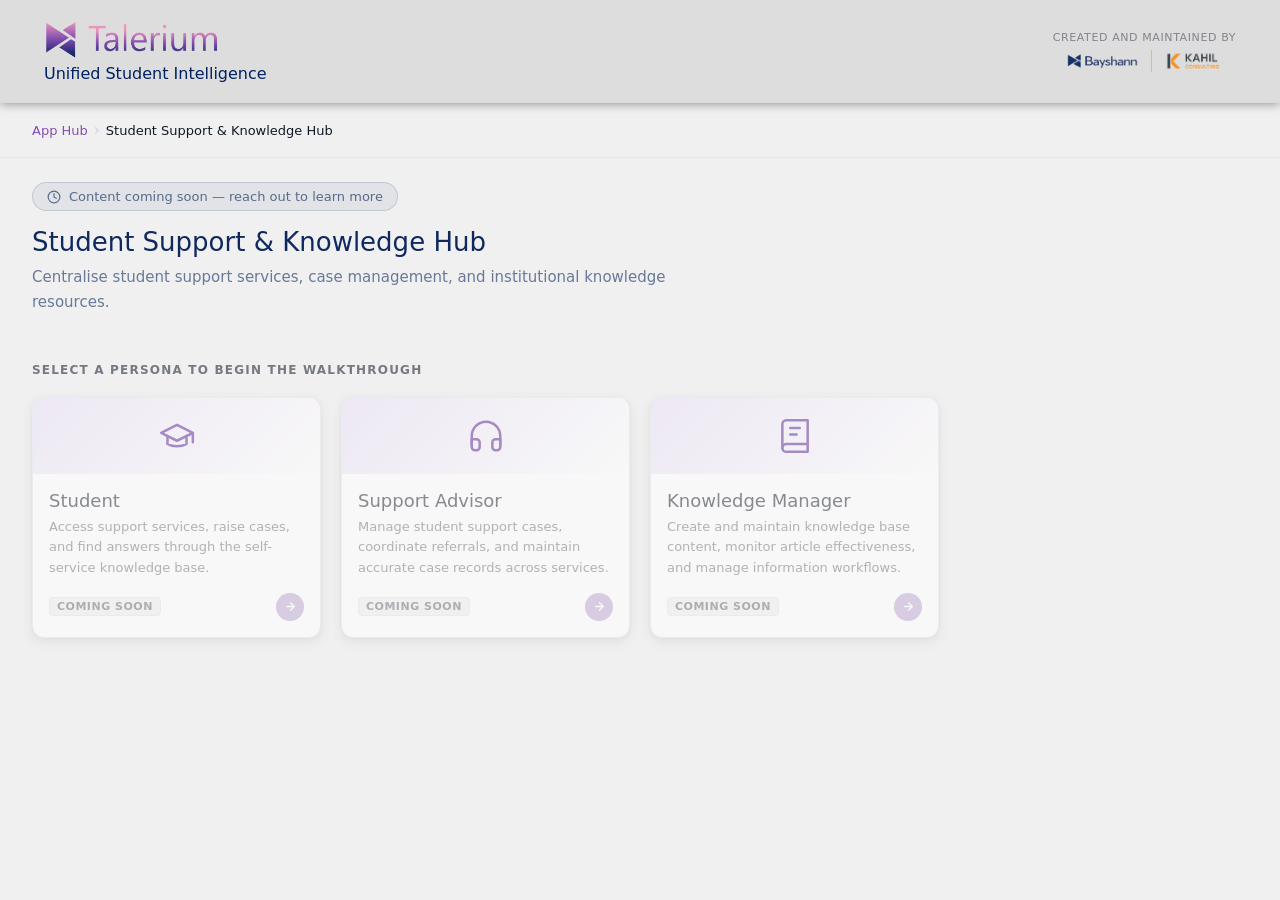
<file: hubs/student-support/index.html>
<!DOCTYPE html>
<html lang="en">
<head>
  <meta charset="UTF-8" />
  <meta name="viewport" content="width=device-width, initial-scale=1.0" />
  <title>Student Support &amp; Knowledge Hub — Tarelium</title>
  <link rel="stylesheet" href="../../assets/css/shared.css" />
</head>
<body>
  <div id="site-header"></div>
  <div id="breadcrumb"></div>

  <main class="page-main">
    <div class="hub-hero" id="hubHero"></div>
    <div class="section-label">Select a Persona to begin the walkthrough</div>
    <div class="persona-grid" id="personaGrid"></div>
  </main>

  <script src="../../assets/js/shared.js"></script>
  <script>
    const HUB = {
      name: "Student Support & Knowledge Hub",
      slug: "student-support",
      color: "#6B3A9E",
      pastel: "#D5C0F0",
      desc: "Centralise student support services, case management, and institutional knowledge resources.",
      comingSoon: true,
      personas: [
        {
          name: "Student",
          slug: "student",
          desc: "Access support services, raise cases, and find answers through the self-service knowledge base.",
          tbd: true,
          icon: `<svg viewBox="0 0 24 24"><path d="M22 10v6M2 10l10-5 10 5-10 5z"/><path d="M6 12v5c3.33 2 8.67 2 12 0v-5"/></svg>`
        },
        {
          name: "Support Advisor",
          slug: "support-advisor",
          desc: "Manage student support cases, coordinate referrals, and maintain accurate case records across services.",
          tbd: true,
          icon: `<svg viewBox="0 0 24 24"><path d="M3 18v-6a9 9 0 0 1 18 0v6"/><path d="M21 19a2 2 0 0 1-2 2h-1a2 2 0 0 1-2-2v-3a2 2 0 0 1 2-2h3z"/><path d="M3 19a2 2 0 0 0 2 2h1a2 2 0 0 0 2-2v-3a2 2 0 0 0-2-2H3z"/></svg>`
        },
        {
          name: "Knowledge Manager",
          slug: "knowledge-manager",
          desc: "Create and maintain knowledge base content, monitor article effectiveness, and manage information workflows.",
          tbd: true,
          icon: `<svg viewBox="0 0 24 24"><path d="M4 19.5A2.5 2.5 0 0 1 6.5 17H20"/><path d="M6.5 2H20v20H6.5A2.5 2.5 0 0 1 4 19.5v-15A2.5 2.5 0 0 1 6.5 2z"/><path d="M9 7h6M9 11h4"/></svg>`
        }
      ]
    };

    document.documentElement.style.setProperty('--hub-color', HUB.color);
    renderHeader({ backHref: '../../index.html', backLabel: 'App Hub' });
    renderBreadcrumb([
      { label: 'App Hub', href: '../../index.html' },
      { label: HUB.name }
    ]);

    document.getElementById('hubHero').style.setProperty('--hub-color', HUB.color);
    document.getElementById('hubHero').innerHTML = `
      <div class="hub-hero-badge">${esc(HUB.name)}</div>
      <div class="coming-soon-notice">
        <svg viewBox="0 0 24 24"><circle cx="12" cy="12" r="10"/><polyline points="12 6 12 12 16 14"/></svg>
        Content coming soon — reach out to learn more
      </div>
      <h2>${esc(HUB.name)}</h2>
      <p>${esc(HUB.desc)}</p>`;

    renderPersonaGrid(HUB);
  </script>
</body>
</html>
</file>
<file: assets/css/shared.css>
/* ============================================================
   Tarelium Demo Site — Shared Stylesheet
   ============================================================ */

*, *::before, *::after { box-sizing: border-box; margin: 0; padding: 0; }

:root {
  --brand-dark:   #0F295E;
  --brand-teal:   #2FA6A4;
  --brand-light:  #96DCF8;
  --bg:           #F0F0F0;
  --text:         #111827;
  --text-muted:   rgba(17,24,39,0.55);
  --border:       #E2E8F0;
  --card-bg:      #fff;
  --radius:       12px;
  --radius-sm:    6px;
  --shadow:       0 4px 12px rgba(17,24,39,0.10), 0 1px 4px rgba(17,24,39,0.06);
  --shadow-hover: 0 8px 24px rgba(17,24,39,0.14), 0 2px 8px rgba(17,24,39,0.08);
  --font:         'Segoe UI', system-ui, -apple-system, sans-serif;
  --hub-color:    #2FA6A4;
}

body {
  font-family: var(--font);
  background: var(--bg);
  color: var(--text);
  min-height: 100vh;
  display: flex;
  flex-direction: column;
}

/* ── Site Header ─────────────────────────────────────────── */
.site-header {
  background: #dddddd;
  padding: 0 12px;
  box-shadow: 0px 0px 10px rgba(21,13,27,0.5);
  flex-shrink: 0;
  position: relative;
  z-index: 10;
}

.header-inner {
  max-width: 1800px;
  margin: 0 auto;
  padding: 20px 32px 20px;
  display: flex;
  align-items: center;
  justify-content: flex-start;
  gap: 16px;
}

.header-spacer { display: none; }

.header-brand { text-align: left; }
.header-brand a { display: block; }
.header-brand img { height: 40px; width: auto; display: block; }
.header-brand p { font-size: 16px; color: #002060; margin-top: 4px; }

.header-created-by {
  display: flex;
  flex-direction: column;
  align-items: center;
  gap: 6px;
  margin-left: auto;
  flex-shrink: 0;
}

.header-created-by span {
  font-size: 11px;
  color: rgba(17,24,39,0.45);
  white-space: nowrap;
  text-transform: uppercase;
  letter-spacing: 0.6px;
}

.header-created-by-logos {
  display: flex;
  align-items: center;
  gap: 12px;
}

.header-created-by-logos img:first-child {
  padding-right: 12px;
  border-right: 1px solid rgba(17,24,39,0.15);
}

.header-created-by img {
  height: 22px;
  width: auto;
  display: block;
}

.header-back { margin-left: 16px; }

.header-back {
  display: inline-flex;
  align-items: center;
  gap: 7px;
  color: rgba(255,255,255,0.75);
  text-decoration: none;
  font-size: 14px;
  padding: 6px 10px;
  border-radius: var(--radius-sm);
  transition: color 0.15s, background 0.15s;
  white-space: nowrap;
  flex-shrink: 0;
  width: 100px;
}
.header-back:hover { color: #fff; background: rgba(255,255,255,0.1); }
.header-back svg {
  width: 15px; height: 15px;
  stroke: currentColor; fill: none;
  stroke-width: 2; stroke-linecap: round; stroke-linejoin: round;
  flex-shrink: 0;
}

/* ── Breadcrumb ──────────────────────────────────────────── */
.breadcrumb-bar { background: transparent; border-bottom: 1px solid var(--border); }

.breadcrumb {
  max-width: 1800px;
  margin: 0 auto;
  padding: 18px 32px;
  display: flex;
  align-items: center;
  gap: 6px;
  font-size: 13px;
  color: var(--text-muted);
  flex-wrap: wrap;
}
.breadcrumb a { color: #834EAD; text-decoration: none; font-weight: 500; }
.breadcrumb a:hover { text-decoration: underline; }
.breadcrumb-sep { color: #CBD5E1; font-size: 15px; }
.breadcrumb-current { color: var(--text); font-weight: 500; }

/* ── Page main ───────────────────────────────────────────── */
.page-main {
  flex: 1;
  max-width: 1800px;
  width: 100%;
  margin: 0 auto;
  padding: 0px 32px 56px;
}

.section-label {
  font-size: 12px;
  font-weight: 700;
  text-transform: uppercase;
  letter-spacing: 1.2px;
  color: var(--text-muted);
  margin-bottom: 20px;
}

/* ── Hub Hero (L2) ───────────────────────────────────────── */
.hub-hero {
  background: transparent;
  color: var(--brand-dark);
  border-radius: var(--radius);
  padding: 24px 0 20px;
  margin-bottom: 28px;
}
.hub-hero-badge { display: none; }
.hub-hero h2 { font-size: 26px; font-weight: 500; margin-bottom: 8px; color: var(--brand-dark); }
.hub-hero p { font-size: 15px; color: rgba(15,41,94,0.60); max-width: 680px; line-height: 1.65; }

.coming-soon-notice {
  display: inline-flex;
  align-items: center;
  gap: 8px;
  background: rgba(15,41,94,0.06);
  border: 1px solid rgba(15,41,94,0.15);
  padding: 6px 14px;
  border-radius: 20px;
  font-size: 13px;
  color: rgba(15,41,94,0.65);
  margin-bottom: 16px;
}
.coming-soon-notice svg {
  width: 14px; height: 14px;
  stroke: currentColor; fill: none;
  stroke-width: 2; stroke-linecap: round; stroke-linejoin: round;
}

/* ── Persona Grid (L2) ───────────────────────────────────── */
.persona-grid {
  display: grid;
  grid-template-columns: repeat(auto-fill, minmax(260px, 1fr));
  gap: 20px;
}

.persona-card {
  background: var(--card-bg);
  border: 1px solid var(--border);
  border-radius: var(--radius);
  overflow: hidden;
  cursor: pointer;
  transition: transform 0.18s ease, box-shadow 0.18s ease, border-color 0.18s ease;
  box-shadow: var(--shadow);
  display: flex;
  flex-direction: column;
  text-decoration: none;
  color: inherit;
  outline: none;
  min-height: 220px;
}
.persona-card--tbd {
  cursor: not-allowed;
  opacity: 0.55;
  pointer-events: none;
}

.persona-card--tbd .persona-arrow { opacity: 0.4; }

.persona-card:hover, .persona-card:focus {
  transform: translateY(-3px);
  border-color: var(--hub-color);
  box-shadow: var(--shadow-hover);
}
.persona-card:focus { box-shadow: 0 0 0 3px rgba(47,166,164,0.28), var(--shadow-hover); }

.persona-band {
  height: 76px;
  display: flex;
  align-items: center;
  justify-content: center;
  background: linear-gradient(135deg, var(--pastel-bg, #e5f5f4), #fff);
}
.persona-band svg {
  width: 38px; height: 38px;
  stroke: var(--hub-color);
  fill: none;
  stroke-width: 1.6;
  stroke-linecap: round;
  stroke-linejoin: round;
}

.persona-body { padding: 16px; flex: 1; display: flex; flex-direction: column; }
.persona-name { font-size: 18px; font-weight: 500; color: #323742; }
.persona-desc { font-size: 13px; color: var(--text-muted); margin-top: 6px; line-height: 1.6; flex: 1; }

.persona-footer {
  margin-top: 14px;
  display: flex;
  align-items: center;
  justify-content: space-between;
}

.persona-arrow {
  width: 28px; height: 28px;
  border-radius: 50%;
  background: var(--hub-color);
  display: flex;
  align-items: center;
  justify-content: center;
  flex-shrink: 0;
}
.persona-arrow svg {
  width: 13px; height: 13px;
  stroke: #fff; fill: none;
  stroke-width: 2.5; stroke-linecap: round; stroke-linejoin: round;
}

.tbd-badge {
  font-size: 11px;
  font-weight: 700;
  text-transform: uppercase;
  letter-spacing: 0.5px;
  color: var(--text-muted);
  background: var(--bg);
  border: 1px solid var(--border);
  border-radius: 4px;
  padding: 2px 7px;
}

/* ── Demo Page (L3) ──────────────────────────────────────── */
.demo-wrapper { display: flex; flex-direction: column; flex: 1; }

.demo-header {
  background: #fff;
  border-bottom: 1px solid var(--border);
  padding: 16px 0;
  flex-shrink: 0;
}
.demo-header-inner {
  max-width: 1800px;
  margin: 0 auto;
  padding: 0 32px;
  display: flex;
  align-items: center;
  justify-content: space-between;
  gap: 24px;
  flex-wrap: wrap;
}

.demo-persona-info .hub-tag { font-size: 12px; color: var(--text-muted); text-transform: uppercase; letter-spacing: 0.8px; margin-bottom: 4px; }
.demo-persona-info h2 { font-size: 20px; font-weight: 500; }

.demo-progress-wrap { flex: 1; max-width: 380px; }
.demo-progress-label { font-size: 13px; color: var(--text-muted); margin-bottom: 8px; text-align: right; }

.step-dots { display: flex; gap: 6px; justify-content: center; margin-bottom: 8px; }
.step-dot {
  width: 9px; height: 9px;
  border-radius: 50%;
  background: var(--border);
  cursor: pointer;
  transition: background 0.2s, transform 0.2s;
  border: none;
  padding: 0;
}
.step-dot--done { background: color-mix(in srgb, var(--hub-color) 45%, white); }
.step-dot--active { background: var(--hub-color); transform: scale(1.4); }

.demo-progress-bar { height: 5px; background: var(--border); border-radius: 3px; overflow: hidden; }
.demo-progress-fill { height: 100%; background: var(--hub-color); border-radius: 3px; transition: width 0.35s ease; }

/* Demo Content */
.demo-content {
  flex: 1;
  max-width: 1800px;
  width: 100%;
  margin: 0 auto;
  padding: 36px 32px 28px;
}

.step-number-label {
  font-size: 12px;
  font-weight: 700;
  text-transform: uppercase;
  letter-spacing: 1.2px;
  color: var(--hub-color);
  margin-bottom: 10px;
}
.step-title { font-size: 26px; font-weight: 500; color: var(--text); margin-bottom: 12px; line-height: 1.3; }
.step-description { font-size: 15px; color: var(--text-muted); line-height: 1.75; max-width: 700px; margin-bottom: 32px; }
.step-description ol { margin: 10px 0 0 20px; display: flex; flex-direction: column; gap: 6px; }

/* Screenshots */
.screenshots-row { display: flex; flex-direction: column; gap: 36px; }

.screenshots-pair {
  display: grid;
  grid-template-columns: repeat(2, 1fr);
  grid-template-rows: auto auto auto;
  column-gap: 20px;
  row-gap: 12px;
}

.screenshot-item {
  min-width: 0;
  display: grid;
  grid-row: span 3;
  grid-template-rows: subgrid;
  row-gap: 0;
}

.screenshot-description { font-size: 14px; line-height: 1.6; color: var(--text-secondary); margin: 0 0 16px 0; align-self: start; }
.screenshot-description ol { margin: 8px 0 0 20px; display: flex; flex-direction: column; gap: 5px; }

.screenshot-frame {
  border-radius: var(--radius);
  overflow: hidden;
  border: 1px solid #834EAD;
  box-shadow: var(--shadow);
  background: #fff;
  cursor: zoom-in;
}
.screenshot-frame img { width: 100%; display: block; }

.screenshot-placeholder {
  min-height: 320px;
  background: linear-gradient(135deg, #f8fafc, #edf2f7);
  display: flex;
  flex-direction: column;
  align-items: center;
  justify-content: center;
  gap: 14px;
  cursor: default;
}
.screenshot-placeholder svg {
  width: 52px; height: 52px;
  stroke: #CBD5E1; fill: none;
  stroke-width: 1.4; stroke-linecap: round; stroke-linejoin: round;
}
.screenshot-placeholder-label { font-size: 13px; color: rgba(17,24,39,0.32); }
.screenshot-caption { font-size: 12px; color: var(--text-muted); text-align: center; margin-top: 9px; font-style: italic; }

/* Lightbox */
.lightbox-overlay {
  position: fixed;
  inset: 0;
  background: rgba(0,0,0,0.88);
  display: flex;
  align-items: center;
  justify-content: center;
  z-index: 1000;
  cursor: zoom-out;
  opacity: 0;
  pointer-events: none;
  transition: opacity 0.2s;
}
.lightbox-overlay.open { opacity: 1; pointer-events: all; }
.lightbox-overlay img {
  max-width: 92vw;
  max-height: 88vh;
  border-radius: 8px;
  box-shadow: 0 24px 64px rgba(0,0,0,0.6);
}
.lightbox-close {
  position: absolute;
  top: 20px; right: 20px;
  width: 36px; height: 36px;
  background: rgba(255,255,255,0.15);
  border: none; border-radius: 50%;
  color: #fff; cursor: pointer;
  display: flex; align-items: center; justify-content: center;
  font-size: 18px; line-height: 1;
  transition: background 0.15s;
}
.lightbox-close:hover { background: rgba(255,255,255,0.25); }

/* Demo Nav */
.demo-nav {
  border-top: 1px solid var(--border);
  background: #fff;
  padding: 14px 0;
  flex-shrink: 0;
  position: sticky;
  bottom: 0;
}
.demo-nav-inner {
  max-width: 1800px;
  margin: 0 auto;
  padding: 0 32px;
  display: flex;
  align-items: center;
  justify-content: space-between;
  gap: 16px;
}
.nav-step-label { font-size: 13px; color: var(--text-muted); }

/* Buttons */
.btn {
  display: inline-flex;
  align-items: center;
  gap: 8px;
  padding: 10px 20px;
  border-radius: var(--radius-sm);
  font-size: 14px;
  font-weight: 500;
  font-family: var(--font);
  border: none;
  cursor: pointer;
  transition: filter 0.15s, transform 0.1s, background 0.15s;
  text-decoration: none;
  white-space: nowrap;
}
.btn:active { transform: scale(0.97); }
.btn svg {
  width: 15px; height: 15px;
  stroke: currentColor; fill: none;
  stroke-width: 2; stroke-linecap: round; stroke-linejoin: round;
  flex-shrink: 0;
}
.btn-ghost {
  background: transparent;
  color: var(--text-muted);
  border: 1px solid var(--border);
}
.btn-ghost:hover { background: var(--bg); color: var(--text); }
.btn-primary { background: var(--hub-color); color: #fff; }
.btn-primary:hover { filter: brightness(1.08); }
.btn:disabled { opacity: 0.35; cursor: not-allowed; pointer-events: none; }

/* Demo complete */
.demo-complete { text-align: center; padding: 64px 20px; }
.demo-complete-icon {
  width: 76px; height: 76px;
  margin: 0 auto 24px;
  background: #f0fdf4;
  border-radius: 50%;
  display: flex; align-items: center; justify-content: center;
}
.demo-complete-icon svg {
  width: 38px; height: 38px;
  stroke: #16a34a; fill: none;
  stroke-width: 2; stroke-linecap: round; stroke-linejoin: round;
}
.demo-complete h2 { font-size: 26px; font-weight: 500; margin-bottom: 12px; }
.demo-complete p { font-size: 15px; color: var(--text-muted); max-width: 420px; margin: 0 auto 32px; line-height: 1.7; }

/* ── Responsive ──────────────────────────────────────────── */
@media (max-width: 1024px) {
  .persona-grid { grid-template-columns: repeat(3, 1fr); }
}
@media (max-width: 768px) {
  .page-main { padding: 20px 16px 40px; }
  .header-inner { padding: 8px 16px 12px; }
  .header-spacer { width: 60px; }
  .header-back { font-size: 0; width: auto; }
  .header-back svg { width: 18px; height: 18px; }
  .breadcrumb { padding: 10px 16px; }
  .hub-hero { padding: 16px 0 12px; }
  .demo-content { padding: 24px 16px; }
  .demo-nav { padding: 12px 0; }
  .demo-nav-inner { padding: 0 16px; }
  .demo-header { padding: 12px 0; }
  .demo-header-inner { padding: 0 16px; }
  .screenshots-pair { grid-template-columns: 1fr; }
  .persona-grid { grid-template-columns: repeat(2, 1fr); }
}
@media (max-width: 480px) {
  .persona-grid { grid-template-columns: 1fr; }
  .demo-header-inner { flex-direction: column; align-items: flex-start; }
  .demo-progress-wrap { max-width: 100%; width: 100%; }
  .step-title { font-size: 21px; }
}
</file>
